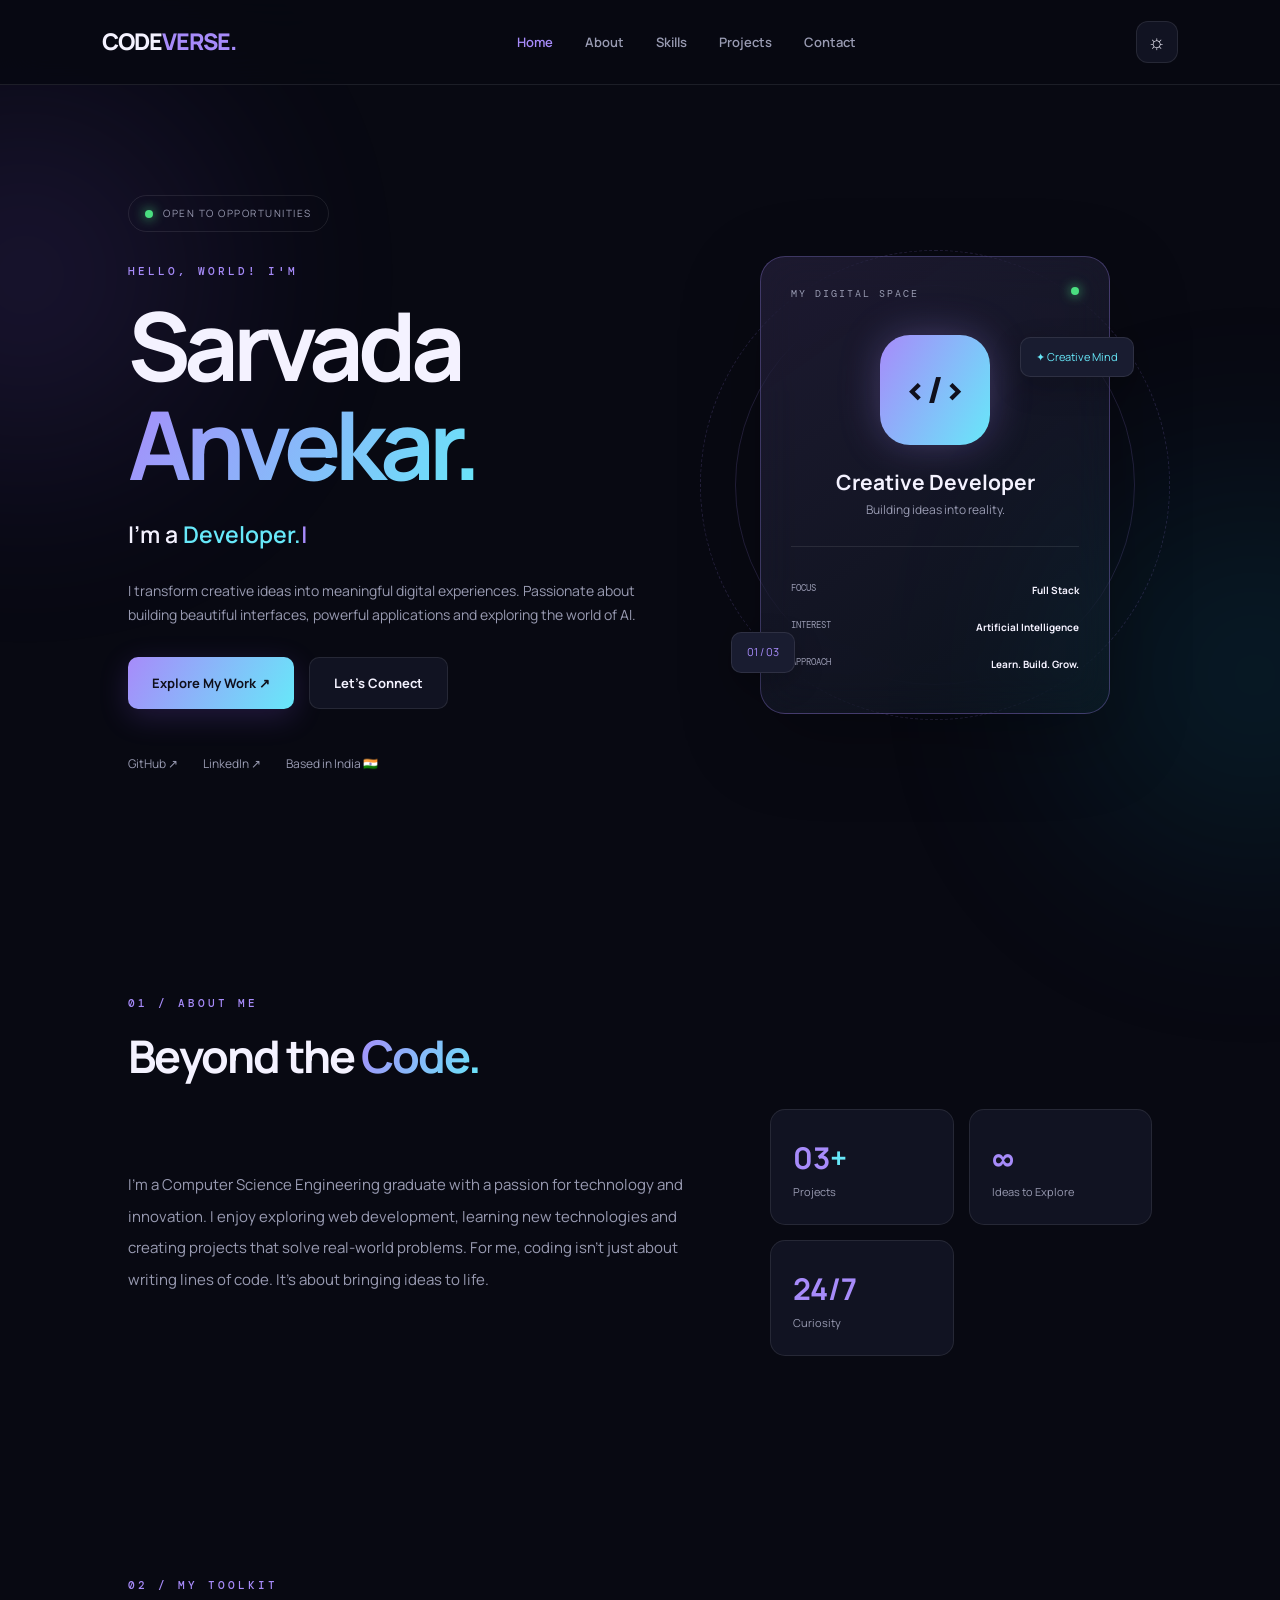
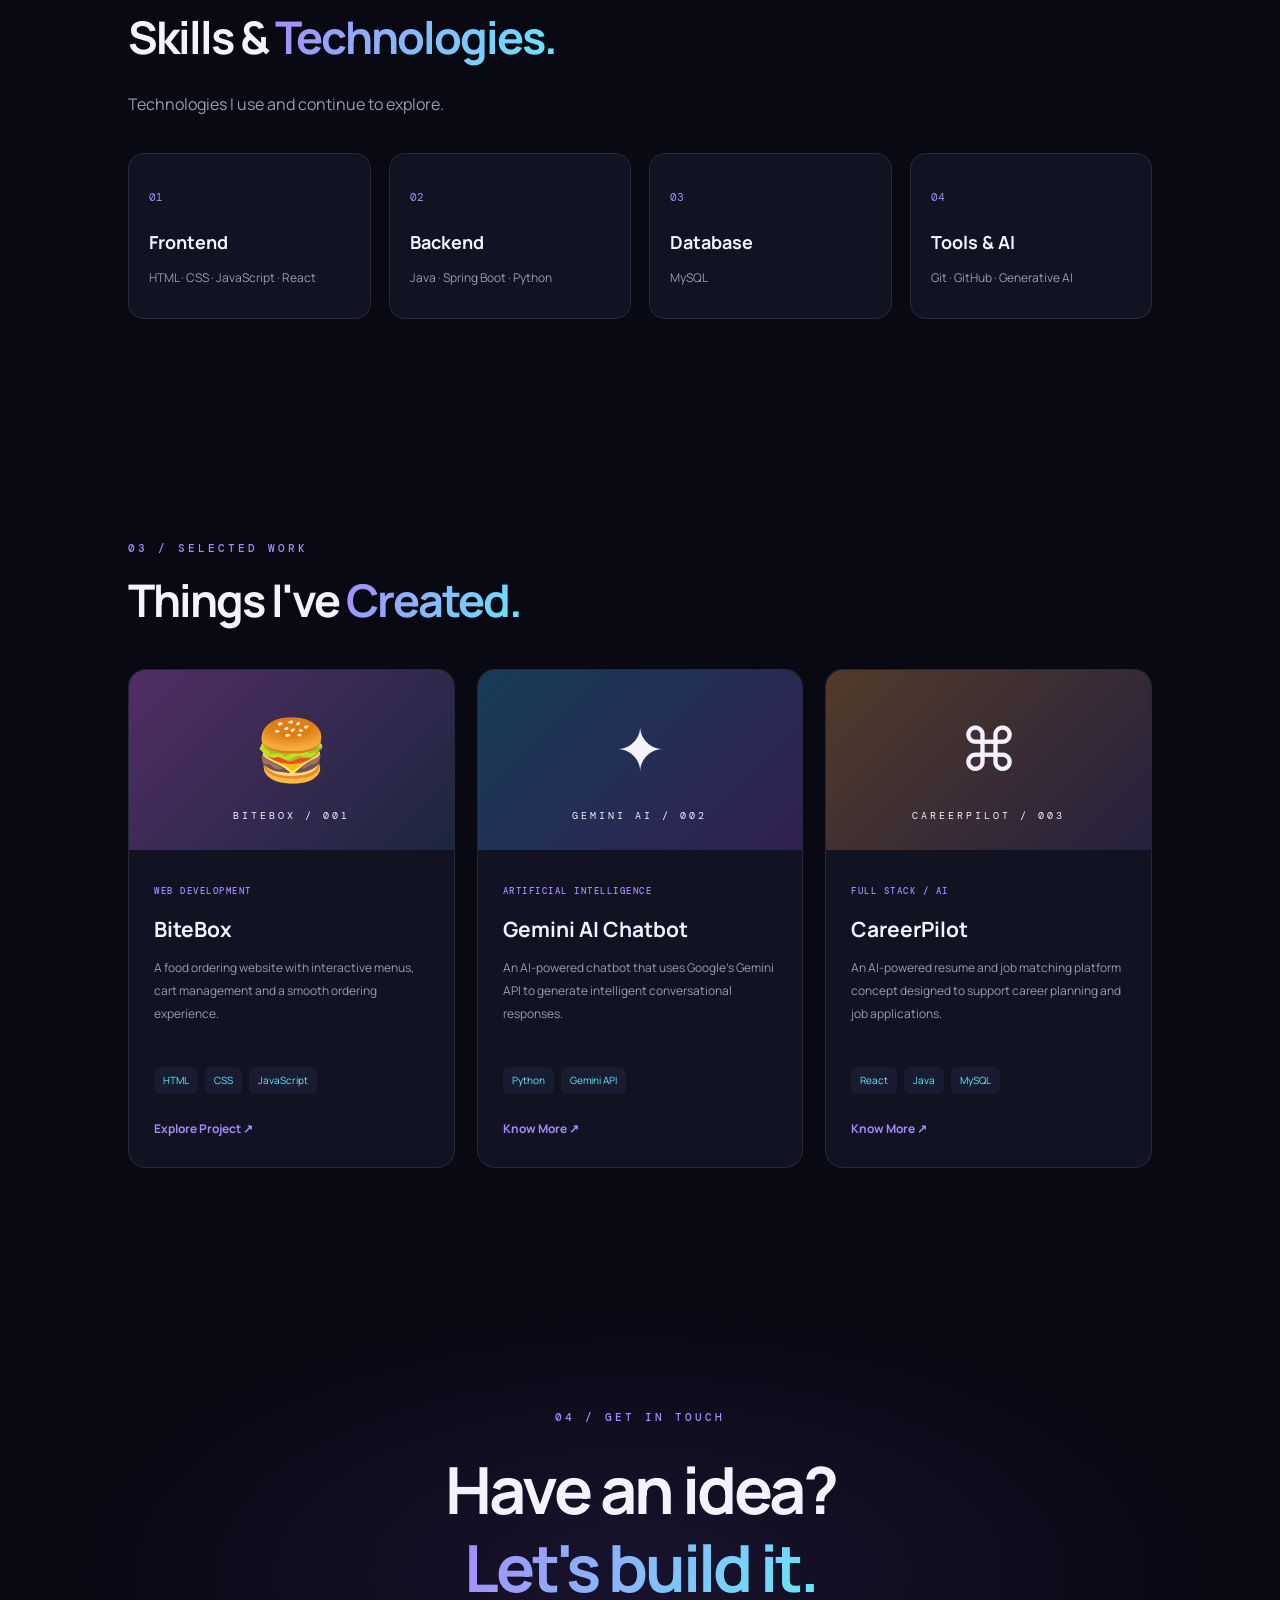
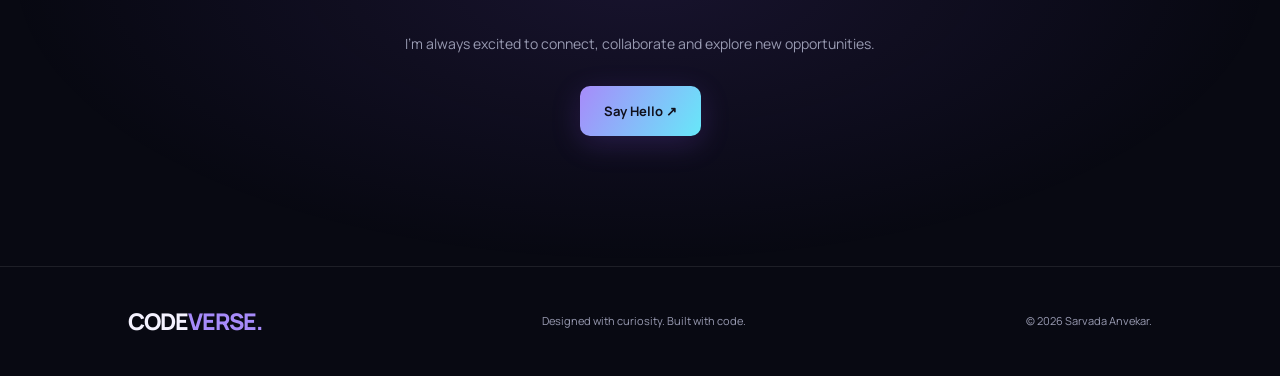
<file: index.html>
<!DOCTYPE html>
<html lang="en">
<head>
    <meta charset="UTF-8">
    <meta name="viewport" content="width=device-width, initial-scale=1.0">
    <meta name="description" content="Sarvada Anvekar - Developer Portfolio">
    <title>CODEVERSE | Sarvada Anvekar</title>

    <link rel="preconnect" href="https://fonts.googleapis.com">
    <link rel="preconnect" href="https://fonts.gstatic.com" crossorigin>
    <link href="https://fonts.googleapis.com/css2?family=DM+Mono:wght@400;500&family=Manrope:wght@400;500;600;700;800&display=swap" rel="stylesheet">

    <link rel="stylesheet" href="style.css">
</head>

<body>

    <div class="background-glow glow-one"></div>
    <div class="background-glow glow-two"></div>

    <!-- Navigation -->
    <header class="navbar">
        <a href="#home" class="logo">CODE<span>VERSE.</span></a>

        <button class="menu-toggle" id="menuToggle"
                aria-label="Toggle navigation"
                aria-expanded="false">
            ☰
        </button>

        <nav class="nav-links" id="navLinks">
            <a href="#home" class="nav-link active">Home</a>
            <a href="#about" class="nav-link">About</a>
            <a href="#skills" class="nav-link">Skills</a>
            <a href="#projects" class="nav-link">Projects</a>
            <a href="#contact" class="nav-link">Contact</a>
        </nav>

        <button class="theme-toggle" id="themeToggle"
                aria-label="Toggle light and dark theme">
            ☼
        </button>
    </header>

    <main>

        <!-- Hero Section -->
        <section class="hero section" id="home">

            <div class="hero-content">

                <div class="availability">
                    <span class="status-dot"></span>
                    OPEN TO OPPORTUNITIES
                </div>

                <p class="eyebrow">HELLO, WORLD! I'M</p>

                <h1>
                    Sarvada<br>
                    <span class="gradient-text">Anvekar.</span>
                </h1>

                <h2>
                    I'm a <span id="typingText"></span><span class="cursor">|</span>
                </h2>

                <p class="hero-description">
                    I transform creative ideas into meaningful
                    digital experiences. Passionate about building
                    beautiful interfaces, powerful applications
                    and exploring the world of AI.
                </p>

                <div class="hero-buttons">
                    <a href="#projects" class="btn btn-primary">
                        Explore My Work ↗
                    </a>

                    <a href="#contact" class="btn btn-secondary">
                        Let's Connect
                    </a>
                </div>

                <div class="social-links">
                    <a href="https://github.com/sarvadaanvekar17-bit"
                       target="_blank" rel="noopener noreferrer">GitHub ↗</a>

                    <a href="https://linkedin.com/"
                       target="_blank" rel="noopener noreferrer">LinkedIn ↗</a>

                    <span>Based in India 🇮🇳</span>
                </div>

            </div>

            <!-- Hero Visual -->
            <div class="hero-visual">

                <div class="orbit orbit-one"></div>
                <div class="orbit orbit-two"></div>

                <div class="profile-card">

                    <div class="card-top">
                        <span>MY DIGITAL SPACE</span>
                        <span class="live-dot"></span>
                    </div>

                    <div class="profile-avatar">
                        &lt;/&gt;
                    </div>

                    <h3>Creative Developer</h3>
                    <p>Building ideas into reality.</p>

                    <div class="card-divider"></div>

                    <div class="profile-info">
                        <div>
                            <span>FOCUS</span>
                            <strong>Full Stack</strong>
                        </div>

                        <div>
                            <span>INTEREST</span>
                            <strong>Artificial Intelligence</strong>
                        </div>

                        <div>
                            <span>APPROACH</span>
                            <strong>Learn. Build. Grow.</strong>
                        </div>
                    </div>

                    <div class="floating-tag tag-one">✦ Creative Mind</div>
                    <div class="floating-tag tag-two">01 / 03</div>

                </div>

            </div>

        </section>

        <!-- About -->
        <section class="section about-section reveal" id="about">

            <div class="section-label">01 / ABOUT ME</div>

            <h2 class="section-title">
                Beyond the <span class="gradient-text">Code.</span>
            </h2>

            <div class="about-content">

                <p class="about-text">
                    I'm a Computer Science Engineering graduate
                    with a passion for technology and innovation.

                    I enjoy exploring web development, learning
                    new technologies and creating projects that
                    solve real-world problems.

                    For me, coding isn't just about writing lines
                    of code. It's about bringing ideas to life.
                </p>

                <div class="about-stats">
                    <div class="stat-box">
                        <h3>03<span>+</span></h3>
                        <p>Projects</p>
                    </div>

                    <div class="stat-box">
                        <h3>∞</h3>
                        <p>Ideas to Explore</p>
                    </div>

                    <div class="stat-box">
                        <h3>24/7</h3>
                        <p>Curiosity</p>
                    </div>
                </div>

            </div>

        </section>

        <!-- Skills -->
        <section class="section reveal" id="skills">

            <div class="section-label">02 / MY TOOLKIT</div>

            <h2 class="section-title">
                Skills & <span class="gradient-text">Technologies.</span>
            </h2>

            <p class="section-description">
                Technologies I use and continue to explore.
            </p>

            <div class="skills-grid">

                <div class="skill-card">
                    <span>01</span>
                    <h3>Frontend</h3>
                    <p>HTML · CSS · JavaScript · React</p>
                </div>

                <div class="skill-card">
                    <span>02</span>
                    <h3>Backend</h3>
                    <p>Java · Spring Boot · Python</p>
                </div>

                <div class="skill-card">
                    <span>03</span>
                    <h3>Database</h3>
                    <p>MySQL</p>
                </div>

                <div class="skill-card">
                    <span>04</span>
                    <h3>Tools & AI</h3>
                    <p>Git · GitHub · Generative AI</p>
                </div>

            </div>

        </section>

        <!-- Projects -->
        <section class="section reveal" id="projects">

            <div class="section-label">03 / SELECTED WORK</div>

            <h2 class="section-title">
                Things I've <span class="gradient-text">Created.</span>
            </h2>

            <div class="projects-grid">

                <article class="project-card">

                    <div class="project-visual project-one">
                        <span>🍔</span>
                        <p>BITEBOX / 001</p>
                    </div>

                    <div class="project-details">
                        <span class="project-category">WEB DEVELOPMENT</span>
                        <h3>BiteBox</h3>

                        <p>
                            A food ordering website with interactive
                            menus, cart management and a smooth
                            ordering experience.
                        </p>

                        <div class="tech-tags">
                            <span>HTML</span>
                            <span>CSS</span>
                            <span>JavaScript</span>
                        </div>

                        <a href="https://github.com/sarvadaanvekar17-bit/bitebox"
                           target="_blank" rel="noopener noreferrer">
                            Explore Project ↗
                        </a>
                    </div>

                </article>

                <article class="project-card">

                    <div class="project-visual project-two">
                        <span>✦</span>
                        <p>GEMINI AI / 002</p>
                    </div>

                    <div class="project-details">
                        <span class="project-category">ARTIFICIAL INTELLIGENCE</span>
                        <h3>Gemini AI Chatbot</h3>

                        <p>
                            An AI-powered chatbot that uses
                            Google's Gemini API to generate
                            intelligent conversational responses.
                        </p>

                        <div class="tech-tags">
                            <span>Python</span>
                            <span>Gemini API</span>
                        </div>

                        <a href="#contact">Know More ↗</a>
                    </div>

                </article>

                <article class="project-card">

                    <div class="project-visual project-three">
                        <span>⌘</span>
                        <p>CAREERPILOT / 003</p>
                    </div>

                    <div class="project-details">
                        <span class="project-category">FULL STACK / AI</span>
                        <h3>CareerPilot</h3>

                        <p>
                            An AI-powered resume and job matching
                            platform concept designed to support
                            career planning and job applications.
                        </p>

                        <div class="tech-tags">
                            <span>React</span>
                            <span>Java</span>
                            <span>MySQL</span>
                        </div>

                        <a href="#contact">Know More ↗</a>
                    </div>

                </article>

            </div>

        </section>

        <!-- Contact -->
        <section class="section contact-section reveal" id="contact">

            <div class="section-label">04 / GET IN TOUCH</div>

            <h2>
                Have an idea?<br>
                <span class="gradient-text">Let's build it.</span>
            </h2>

            <p>
                I'm always excited to connect, collaborate
                and explore new opportunities.
            </p>

            <a href="mailto:your-email@example.com"
               class="btn btn-primary">
                Say Hello ↗
            </a>

        </section>

    </main>

    <!-- Footer -->
    <footer>
        <a href="#home" class="logo">CODE<span>VERSE.</span></a>

        <p>Designed with curiosity. Built with code.</p>

        <p>© <span id="year"></span> Sarvada Anvekar.</p>
    </footer>

    <script src="script.js"></script>

</body>
</html>
</file>
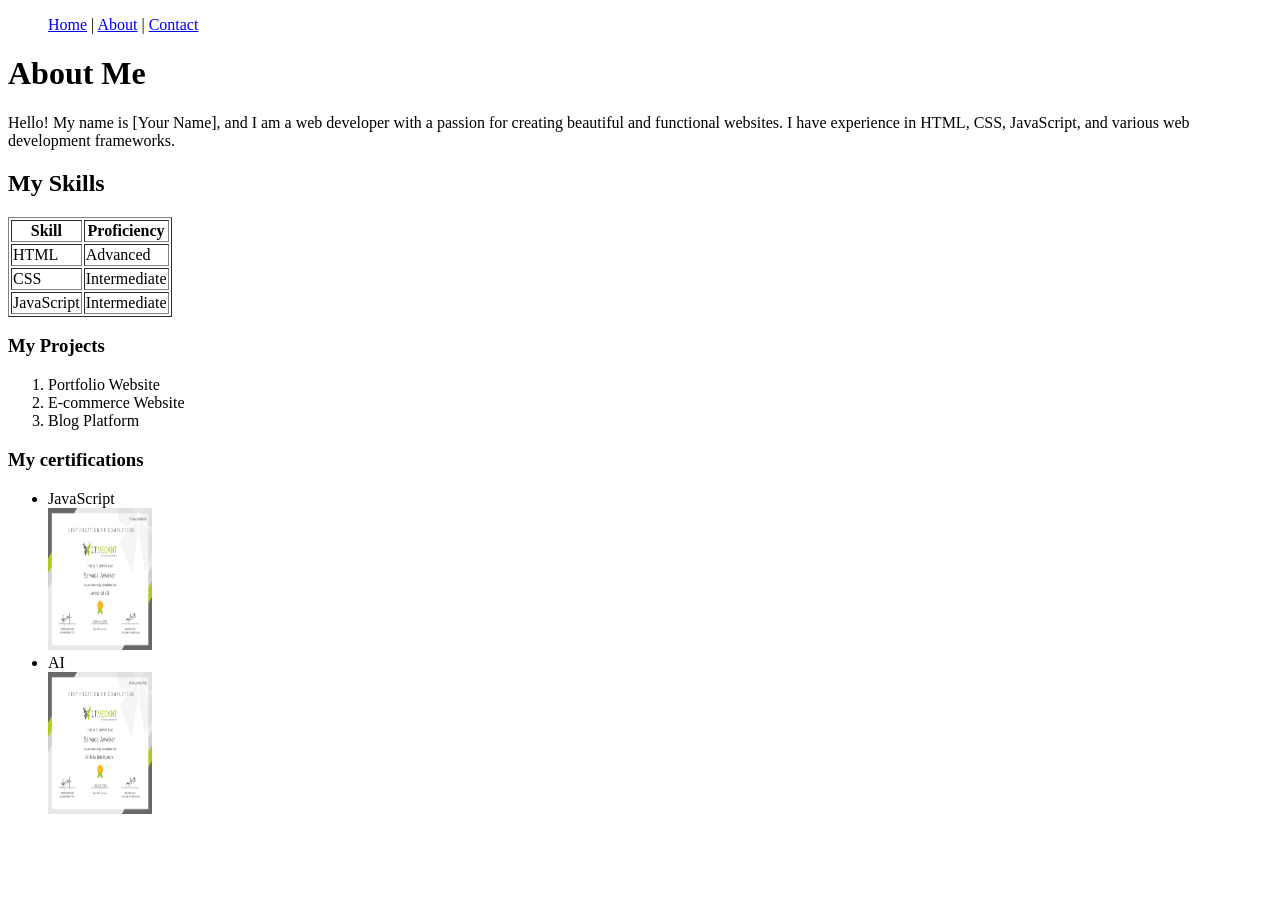
<file: about.html>
<!DOCTYPE html>
<html lang="en">
<head>
    <meta charset="UTF-8">
    <meta name="viewport" content="width=device-width, initial-scale=1.0">
    <title>About</title>
</head>
<body>
    <nav>
        <ul>
            <span><a href="index.html">Home</a></span>
            |
            <span><a href="about.html">About</a></span>
            |
            <span><a href="contact.html">Contact</a></span>
        </ul>
    </nav>
    <h1>About Me</h1>
    <p>Hello! My name is [Your Name], and I am a web developer with a passion for creating beautiful and functional websites. I have experience in HTML, CSS, JavaScript, and various web development frameworks.</p>
    <h2>My Skills</h2>
    <table border="1">
        <tr>
            <th>Skill</th>
            <th>Proficiency</th>
        </tr>
        <tr>
            <td>HTML</td>
            <td>Advanced</td>
        </tr>
        <tr>
            <td>CSS</td>
            <td>Intermediate</td>
        </tr>
        <tr>
            <td>JavaScript</td>
            <td>Intermediate</td>
        </tr>
    </table>

    <h3>My Projects</h3>
    <ol>
        <li>Portfolio Website</li>
        <li>E-commerce Website</li>
        <li>Blog Platform</li>
    </ol>
<h3>My certifications</h3>
    <ul>
    
        <span><li>JavaScript</li><img src="./javascriptv_331_1793868136__1793868143.jpg" alt="webdeveloper" width="104" height="142"></span>
       <span> <li>AI</li><img src="./artificialintelligence_221_1791869367__1791869372.jpg" alt="aideveloper" width="104" height="142"></span>
    </ul>
</body>
</html>
</file>
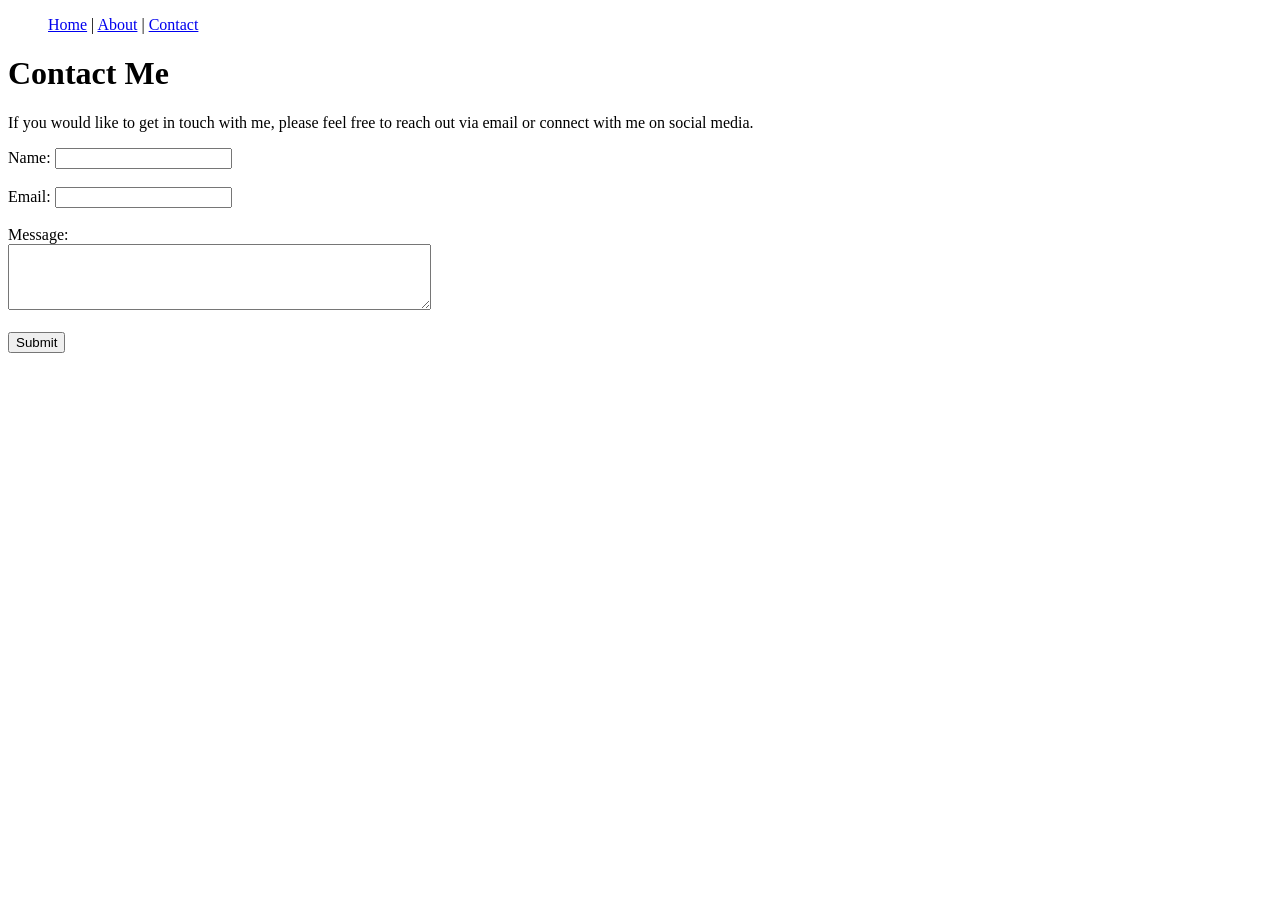
<file: contact.html>
<!DOCTYPE html>
<html lang="en">
<head>
    <meta charset="UTF-8">
    <meta name="viewport" content="width=device-width, initial-scale=1.0">
    <title>Contact page</title>
</head>
<body>
    <nav>
        <ul>
            <span><a href="index.html">Home</a></span>
            |
            <span><a href="about.html">About</a></span>
            |
            <span><a href="contact.html">Contact</a></span>
        </ul>
    </nav>
    <h1>Contact Me</h1>
    <p>If you would like to get in touch with me, please feel free to reach out via email or connect with me on social media.</p>
<form action="submit_form.php" method="post">
        <label for="name">Name:</label>
        <input type="text" id="name" name="name" required><br><br>
        <label for="email">Email:</label>
        <input type="email" id="email" name="email" required><br><br>
        <label for="message">Message:</label><br>
        <textarea id="message" name="message" rows="4" cols="50" required></textarea><br><br>
        <input type="submit" value="Submit">
    </form>
</body>
</html>
</file>
<file: style.css>
/* =================================
   CODEVERSE - PREMIUM DESIGN SYSTEM
================================= */

:root {
    --bg: #080912;
    --surface: #111322;
    --surface-light: #191c30;
    --text: #f4f2ff;
    --muted: #999bb2;
    --purple: #a78bfa;
    --cyan: #67e8f9;
    --border: rgba(255,255,255,0.09);
    --gradient: linear-gradient(120deg, #a78bfa, #67e8f9);
}

body.light-theme {
    --bg: #f5f5fb;
    --surface: #ffffff;
    --surface-light: #eeedfa;
    --text: #17152b;
    --muted: #64647c;
    --border: rgba(30,25,65,0.12);
}

* {
    margin: 0;
    padding: 0;
    box-sizing: border-box;
    scroll-behavior: smooth;
}

body {
    background: var(--bg);
    color: var(--text);
    font-family: 'Manrope', sans-serif;
    line-height: 1.7;
    overflow-x: hidden;
    transition: background 0.4s, color 0.4s;
}

a {
    text-decoration: none;
    color: inherit;
}

button {
    font: inherit;
}

/* Background Glow */

.background-glow {
    position: fixed;
    width: 350px;
    height: 350px;
    border-radius: 50%;
    filter: blur(120px);
    opacity: 0.16;
    pointer-events: none;
    z-index: -1;
}

.glow-one {
    background: #8b5cf6;
    top: 100px;
    left: -150px;
}

.glow-two {
    background: #0891b2;
    right: -150px;
    top: 500px;
}

/* Navigation */

.navbar {
    width: 100%;
    min-height: 85px;
    padding: 18px 8%;
    display: flex;
    align-items: center;
    justify-content: space-between;
    background: color-mix(in srgb, var(--bg) 85%, transparent);
    backdrop-filter: blur(20px);
    border-bottom: 1px solid var(--border);
    position: sticky;
    top: 0;
    z-index: 100;
}

.logo {
    font-size: 23px;
    font-weight: 800;
    letter-spacing: -1px;
}

.logo span {
    color: var(--purple);
}

.nav-links {
    display: flex;
    gap: 32px;
    align-items: center;
}

.nav-link {
    font-size: 13px;
    color: var(--muted);
    font-weight: 600;
    transition: 0.3s;
}

.nav-link:hover,
.nav-link.active {
    color: var(--purple);
}

.theme-toggle,
.menu-toggle {
    border: 1px solid var(--border);
    background: var(--surface);
    color: var(--text);
    width: 42px;
    height: 42px;
    border-radius: 12px;
    cursor: pointer;
    font-size: 20px;
}

.menu-toggle {
    display: none;
}

/* General Sections */

.section {
    padding: 110px 10%;
}

.eyebrow,
.section-label,
.project-category {
    font-family: 'DM Mono', monospace;
    font-size: 11px;
    letter-spacing: 3px;
    color: var(--purple);
    font-weight: 500;
}

.gradient-text {
    background: var(--gradient);
    -webkit-background-clip: text;
    background-clip: text;
    color: transparent;
}

.section-title {
    font-size: clamp(30px, 4vw, 45px);
    line-height: 1.25;
    margin-top: 15px;
    margin-bottom: 25px;
    letter-spacing: -2px;
}

.section-description {
    color: var(--muted);
    margin-bottom: 35px;
}

/* Hero */

.hero {
    min-height: 690px;
    display: grid;
    grid-template-columns: 1.1fr 0.9fr;
    align-items: center;
    gap: 60px;
}

.availability {
    display: inline-flex;
    align-items: center;
    gap: 10px;
    padding: 9px 16px;
    border: 1px solid var(--border);
    border-radius: 30px;
    color: var(--muted);
    font-size: 10px;
    letter-spacing: 1.5px;
    margin-bottom: 30px;
}

.status-dot,
.live-dot {
    width: 8px;
    height: 8px;
    background: #4ade80;
    border-radius: 50%;
    box-shadow: 0 0 12px #4ade80;
}

.hero h1 {
    font-size: clamp(58px, 8vw, 95px);
    line-height: 1.05;
    letter-spacing: -6px;
    margin: 15px 0;
}

.hero h2 {
    font-size: 23px;
    font-weight: 600;
    margin: 20px 0;
}

#typingText {
    color: var(--cyan);
}

.cursor {
    color: var(--purple);
    animation: blink 0.7s infinite;
}

@keyframes blink {
    50% { opacity: 0; }
}

.hero-description {
    max-width: 510px;
    color: var(--muted);
    font-size: 14px;
    margin: 25px 0 30px;
}

.hero-buttons {
    display: flex;
    flex-wrap: wrap;
    gap: 15px;
}

.btn {
    display: inline-flex;
    justify-content: center;
    align-items: center;
    padding: 14px 24px;
    border-radius: 10px;
    font-size: 13px;
    font-weight: 700;
    transition: 0.3s;
}

.btn-primary {
    background: var(--gradient);
    color: #10101c;
    box-shadow: 0 8px 30px rgba(139,92,246,0.2);
}

.btn-primary:hover {
    transform: translateY(-4px);
    box-shadow: 0 12px 35px rgba(139,92,246,0.4);
}

.btn-secondary {
    border: 1px solid var(--border);
    background: var(--surface);
}

.btn-secondary:hover {
    border-color: var(--purple);
    transform: translateY(-4px);
}

.social-links {
    display: flex;
    flex-wrap: wrap;
    gap: 25px;
    margin-top: 45px;
    font-size: 12px;
    color: var(--muted);
}

.social-links a:hover {
    color: var(--cyan);
}

/* Profile Card */

.hero-visual {
    display: flex;
    justify-content: center;
    align-items: center;
    position: relative;
    min-height: 430px;
}

.profile-card {
    width: min(100%, 350px);
    padding: 30px;
    border: 1px solid rgba(167,139,250,0.3);
    background: linear-gradient(
        145deg,
        rgba(167,139,250,0.13),
        rgba(103,232,249,0.04)
    );
    backdrop-filter: blur(20px);
    border-radius: 25px;
    box-shadow: 0 25px 80px rgba(0,0,0,0.25);
    position: relative;
    z-index: 2;
    animation: float 5s ease-in-out infinite;
}

@keyframes float {
    50% { transform: translateY(-12px); }
}

.card-top {
    display: flex;
    justify-content: space-between;
    font: 10px 'DM Mono', monospace;
    letter-spacing: 2px;
    color: var(--muted);
}

.profile-avatar {
    width: 110px;
    height: 110px;
    margin: 35px auto 20px;
    display: grid;
    place-items: center;
    border-radius: 30px;
    background: var(--gradient);
    color: #10101c;
    font-size: 36px;
    font-weight: 800;
    box-shadow: 0 0 40px rgba(167,139,250,0.3);
}

.profile-card h3,
.profile-card > p {
    text-align: center;
}

.profile-card h3 {
    font-size: 21px;
}

.profile-card > p {
    color: var(--muted);
    font-size: 12px;
}

.card-divider {
    height: 1px;
    background: var(--border);
    margin: 25px 0;
}

.profile-info div {
    display: flex;
    justify-content: space-between;
    gap: 10px;
    padding: 10px 0;
}

.profile-info span {
    font: 9px 'DM Mono', monospace;
    color: var(--muted);
}

.profile-info strong {
    font-size: 10px;
    text-align: right;
}

.orbit {
    position: absolute;
    border: 1px solid rgba(167,139,250,0.18);
    border-radius: 50%;
}

.orbit-one {
    width: 400px;
    height: 400px;
}

.orbit-two {
    width: 470px;
    height: 470px;
    border-style: dashed;
}

.floating-tag {
    position: absolute;
    background: var(--surface-light);
    border: 1px solid var(--border);
    border-radius: 10px;
    padding: 10px 15px;
    font-size: 11px;
    box-shadow: 0 10px 30px rgba(0,0,0,0.2);
}

.tag-one {
    top: 80px;
    right: -25px;
    color: var(--cyan);
}

.tag-two {
    bottom: 40px;
    left: -30px;
    color: var(--purple);
}

/* About */

.about-content {
    display: grid;
    grid-template-columns: 1.2fr 0.8fr;
    gap: 70px;
    align-items: center;
}

.about-text {
    color: var(--muted);
    font-size: 15px;
    line-height: 2.1;
}

.about-stats {
    display: grid;
    grid-template-columns: repeat(2, 1fr);
    gap: 15px;
}

.stat-box {
    background: var(--surface);
    border: 1px solid var(--border);
    border-radius: 15px;
    padding: 22px;
}

.stat-box h3 {
    font-size: 30px;
    color: var(--purple);
}

.stat-box h3 span {
    color: var(--cyan);
}

.stat-box p {
    color: var(--muted);
    font-size: 11px;
}

/* Skills */

.skills-grid {
    display: grid;
    grid-template-columns: repeat(4, 1fr);
    gap: 18px;
}

.skill-card {
    padding: 28px 20px;
    border: 1px solid var(--border);
    background: var(--surface);
    border-radius: 16px;
    transition: 0.3s;
}

.skill-card:hover {
    transform: translateY(-7px);
    border-color: var(--purple);
    box-shadow: 0 12px 30px rgba(139,92,246,0.1);
}

.skill-card span {
    font: 11px 'DM Mono', monospace;
    color: var(--purple);
}

.skill-card h3 {
    margin: 18px 0 8px;
    font-size: 18px;
}

.skill-card p {
    color: var(--muted);
    font-size: 12px;
    line-height: 2;
}

/* Projects */

.projects-grid {
    display: grid;
    grid-template-columns: repeat(3, 1fr);
    gap: 22px;
    margin-top: 40px;
}

.project-card {
    overflow: hidden;
    background: var(--surface);
    border: 1px solid var(--border);
    border-radius: 18px;
    transition: 0.35s;
}

.project-card:hover {
    transform: translateY(-8px);
    border-color: var(--purple);
}

.project-visual {
    min-height: 180px;
    display: flex;
    flex-direction: column;
    align-items: center;
    justify-content: center;
    gap: 10px;
}

.project-visual > span {
    font-size: 60px;
}

.project-visual p {
    font: 10px 'DM Mono', monospace;
    letter-spacing: 3px;
}

.project-one {
    background: linear-gradient(135deg, #512e65, #1c263e);
}

.project-two {
    background: linear-gradient(135deg, #173c57, #312052);
}

.project-three {
    background: linear-gradient(135deg, #533b2a, #25203e);
}

.project-details {
    padding: 25px;
}

.project-category {
    font-size: 9px;
    letter-spacing: 1.5px;
}

.project-details h3 {
    font-size: 21px;
    margin: 10px 0;
}

.project-details > p {
    color: var(--muted);
    font-size: 12px;
    line-height: 1.9;
    min-height: 90px;
}

.tech-tags {
    display: flex;
    flex-wrap: wrap;
    gap: 7px;
    margin: 20px 0;
}

.tech-tags span {
    padding: 5px 9px;
    border-radius: 6px;
    background: var(--surface-light);
    font-size: 10px;
    color: var(--cyan);
}

.project-details > a {
    color: var(--purple);
    font-size: 12px;
    font-weight: 700;
}

/* Contact */

.contact-section {
    text-align: center;
    padding-top: 130px;
    padding-bottom: 130px;
    background: radial-gradient(
        ellipse at center,
        rgba(139,92,246,0.12),
        transparent 70%
    );
}

.contact-section h2 {
    font-size: clamp(38px, 6vw, 65px);
    line-height: 1.2;
    letter-spacing: -3px;
    margin: 25px 0;
}

.contact-section p {
    color: var(--muted);
    font-size: 14px;
    margin-bottom: 30px;
}

/* Footer */

footer {
    padding: 35px 10%;
    display: flex;
    justify-content: space-between;
    align-items: center;
    gap: 20px;
    flex-wrap: wrap;
    border-top: 1px solid var(--border);
}

footer p {
    font-size: 11px;
    color: var(--muted);
}

/* Scroll Animation */

.reveal {
    opacity: 0;
    transform: translateY(35px);
    transition: opacity 0.8s ease, transform 0.8s ease;
}

.reveal.visible {
    opacity: 1;
    transform: translateY(0);
}

/* Responsive Design */

@media (max-width: 1000px) {

    .section {
        padding: 85px 7%;
    }

    .hero {
        gap: 30px;
    }

    .skills-grid {
        grid-template-columns: repeat(2, 1fr);
    }

    .projects-grid {
        grid-template-columns: repeat(2, 1fr);
    }

}

@media (max-width: 700px) {

    .navbar {
        padding: 15px 5%;
    }

    .menu-toggle {
        display: block;
        margin-left: auto;
        margin-right: 12px;
    }

    .nav-links {
        display: none;
        position: absolute;
        top: 75px;
        left: 5%;
        right: 5%;
        padding: 25px;
        flex-direction: column;
        align-items: flex-start;
        gap: 22px;
        background: var(--surface);
        border: 1px solid var(--border);
        border-radius: 15px;
    }

    .nav-links.show {
        display: flex;
    }

    .hero {
        grid-template-columns: 1fr;
        padding-top: 75px;
        text-align: center;
    }

    .hero-description {
        margin-left: auto;
        margin-right: auto;
    }

    .hero-buttons,
    .social-links {
        justify-content: center;
    }

    .hero-visual {
        margin-top: 30px;
    }

    .about-content {
        grid-template-columns: 1fr;
        gap: 30px;
    }

    .projects-grid {
        grid-template-columns: 1fr;
    }

    .orbit-one {
        width: 320px;
        height: 320px;
    }

    .orbit-two {
        width: 370px;
        height: 370px;
    }

    .tag-one {
        right: -5px;
    }

    .tag-two {
        left: -5px;
    }

    footer {
        flex-direction: column;
        text-align: center;
    }

}

@media (max-width: 400px) {

    .hero h1 {
        font-size: 55px;
    }

    .skills-grid {
        grid-template-columns: 1fr;
    }

    .profile-card {
        padding: 22px;
    }

    .section {
        padding: 75px 6%;
    }

    .floating-tag {
        font-size: 9px;
    }

}

/* Accessibility */

@media (prefers-reduced-motion: reduce) {
    *,
    *::before,
    *::after {
        scroll-behavior: auto !important;
        animation-duration: 0.01ms !important;
        transition-duration: 0.01ms !important;
    }

    .reveal {
        opacity: 1;
        transform: none;
    }
}
</file>
